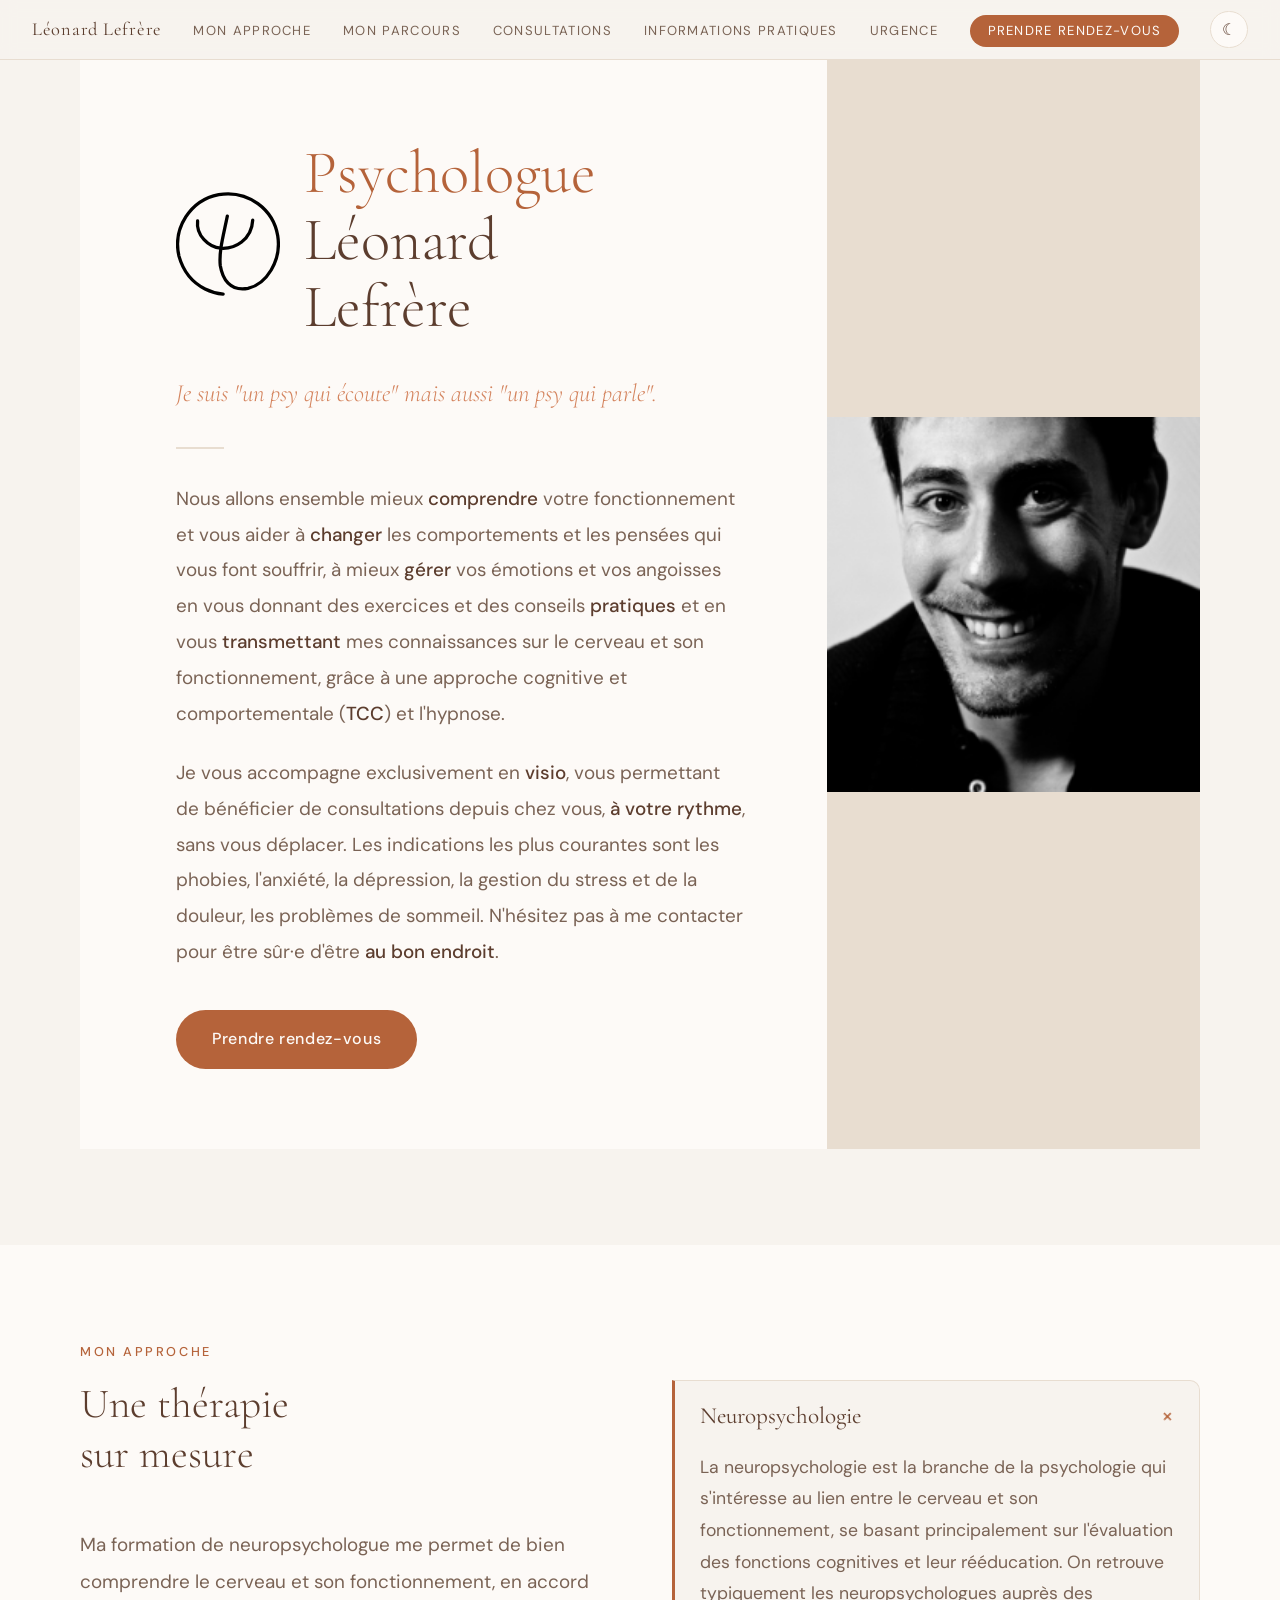
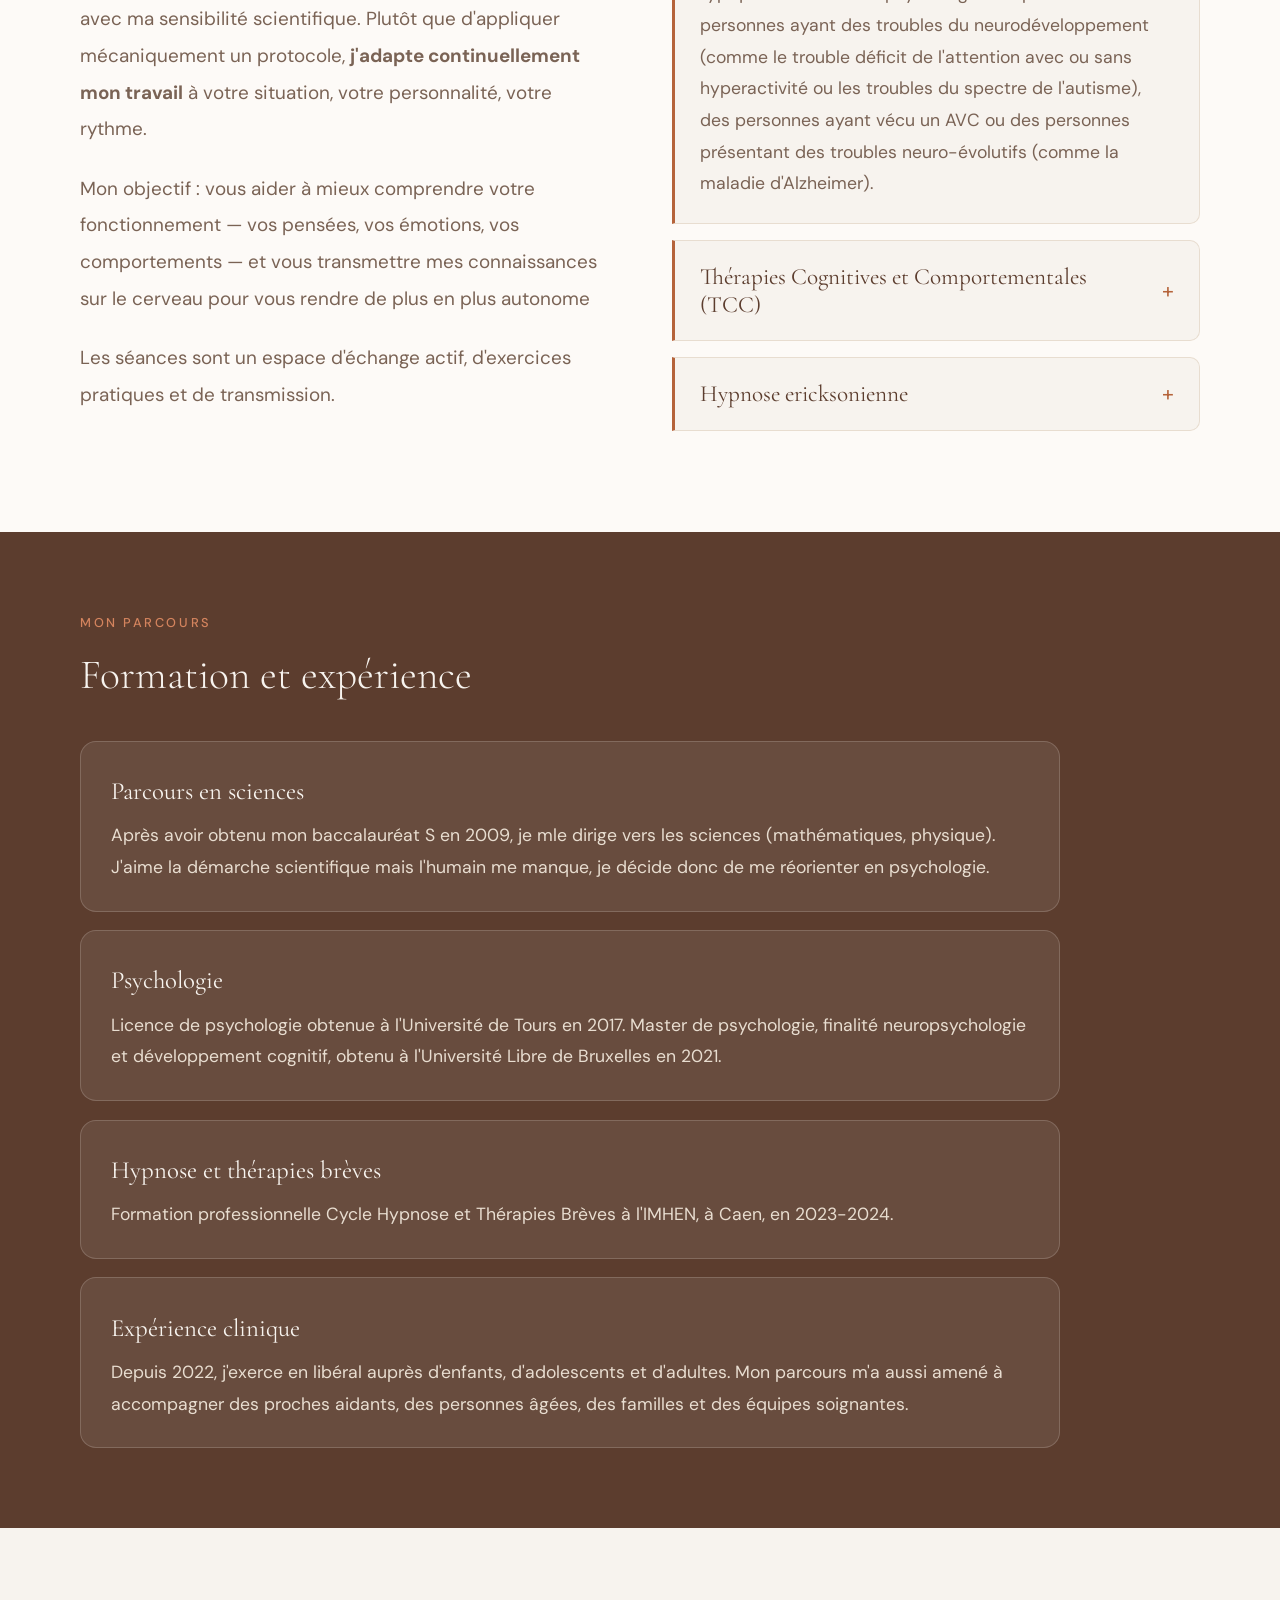
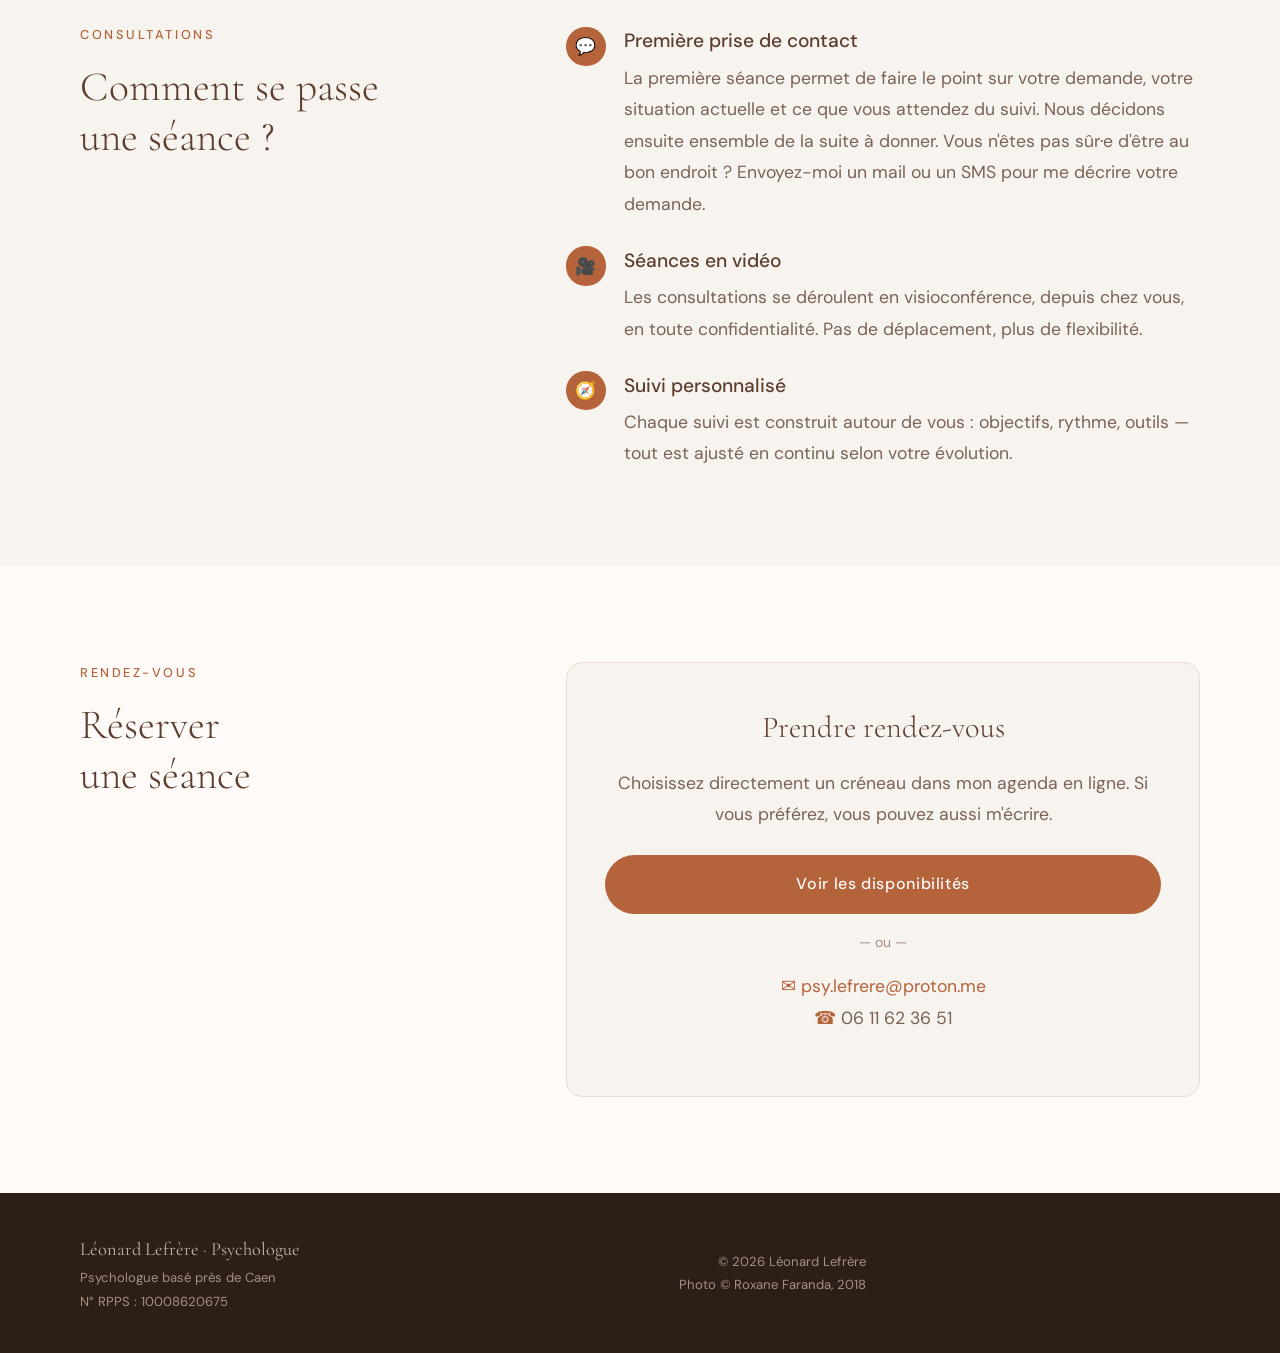
<file: index.html>
<!DOCTYPE html>
<html lang="fr">
<head>
  <meta charset="UTF-8">
  <meta name="viewport" content="width=device-width, initial-scale=1.0">
  <meta name="description" content="Site professionnel de Léonard Lefrère, psychologue. Présentation de l'approche thérapeutique, du parcours, des consultations et prise de rendez-vous en ligne.">
  <title>Léonard Lefrère — Psychologue</title>
  <link id="favicon" rel="icon" type="image/svg+xml" href="favicon.svg">
  <script>
    (function () {
      const savedTheme = localStorage.getItem('theme');
      const systemDark = window.matchMedia && window.matchMedia('(prefers-color-scheme: dark)').matches;
      const shouldUseDark = savedTheme === 'dark' || (!savedTheme && systemDark);
      document.documentElement.classList.toggle('theme-dark', shouldUseDark);
    })();
  </script>
  <link rel="stylesheet" href="style.css">
  <link rel="stylesheet" href="theme.css">
  <script src="content.js"></script>
</head>
<body>

<!-- NAVIGATION -->
<nav>
  <span class="nav-name"></span>
  <ul class="nav-links">
    <li><a href="#approche">Mon approche</a></li>
    <li><a href="#parcours">Mon parcours</a></li>
    <li><a href="#consultations">Consultations</a></li>
    <li><a href="tarifs.html">Informations pratiques</a></li>
    <li><a href="urgence.html">Urgence</a></li>
    <li><a href="#contact" class="nav-rdv">Prendre rendez-vous</a></li>
  </ul>
  <button class="theme-toggle" id="theme-toggle" type="button" aria-label="Changer le thème" title="Changer le thème">☾</button>
  <button class="nav-burger" aria-label="Menu" onclick="toggleMenu()">
    <span></span><span></span><span></span>
  </button>
</nav>

<!-- MENU MOBILE -->
<div class="nav-mobile" id="nav-mobile">
  <a href="#approche" onclick="closeMenu()">Mon approche</a>
  <a href="#parcours" onclick="closeMenu()">Mon parcours</a>
  <a href="#consultations" onclick="closeMenu()">Consultations</a>
  <a href="tarifs.html" onclick="closeMenu()">Informations pratiques</a>
  <a href="urgence.html" onclick="closeMenu()">Urgence</a>
  <a href="#contact" class="nav-rdv" onclick="closeMenu()">Prendre rendez-vous</a>
</div>

<!-- HERO -->
<section class="hero" id="accueil">
  <div class="hero-left">
    <div class="hero-heading">
      <img class="hero-logo" src="favicon.svg" alt="Logo du cabinet de Léonard Lefrère">
      <div class="hero-heading-text">
        <p class="hero-tag"></p>
        <h1 class="hero-name"></h1>
      </div>
    </div>
    <p class="hero-title"></p>
    <div class="hero-divider"></div>
    <p class="hero-intro"></p>
    <p class="hero-intro hero-publics"></p>
    <a class="btn-primary btn-rdv" target="_blank" rel="noopener noreferrer">Prendre rendez-vous</a>
  </div>
  <div class="hero-right">
    <div class="hero-shape"></div>
    <figure class="hero-photo-wrapper">
      <div class="hero-photo-placeholder" id="hero-photo">
        <span class="photo-hint">identite2.PNG</span>
      </div>
    </figure>
  </div>
</section>

<!-- APPROCHE -->
<section class="approche" id="approche">
  <p class="section-label">Mon approche</p>
  <div class="approche-grid">
    <div>
      <h2 class="section-title" id="approche-titre"></h2>
      <div class="approche-text" id="approche-texte"></div>
    </div>
    <div class="approche-cards" id="approche-methodes"></div>
  </div>
</section>

<!-- PARCOURS -->
<section class="parcours" id="parcours">
  <p class="section-label">Mon parcours</p>
  <h2 class="section-title" id="parcours-titre"></h2>
  <div class="parcours-cards" id="parcours-cartes"></div>
</section>

<!-- CONSULTATIONS : DÉROULEMENT -->
<section class="consultations consultations-deroulement" id="consultations">
  <div>
    <p class="section-label">Consultations</p>
    <h2 class="section-title">Comment se passe<br>une séance&nbsp;?</h2>
  </div>
  <div id="consultations-deroulement" class="consult-list"></div>
</section>

<!-- PRISE DE RENDEZ-VOUS -->
<section class="consultations consultations-pratiques" id="contact">
  <div>
    <p class="section-label">Rendez-vous</p>
    <h2 class="section-title">Réserver<br>une séance</h2>
  </div>
  <div class="rdv-box">
    <h3>Prendre rendez-vous</h3>
    <p>Choisissez directement un créneau dans mon agenda en ligne. Si vous préférez, vous pouvez aussi m'écrire.</p>
    <a class="btn-primary btn-rdv" id="rdv-btn" target="_blank" rel="noopener noreferrer">Voir les disponibilités</a>
    <p class="rdv-or">— ou —</p>
    <p class="rdv-contact" id="rdv-contact"></p>
  </div>
</section>

<!-- FOOTER -->
<footer>
  <div class="footer-identity" id="footer-identity"></div>
  <div class="footer-info" id="footer-info"></div>
</footer>

<script>
  const c = CONTENU;

  const themeToggle = document.getElementById('theme-toggle');

  function updateFavicon(useDark) {
    const favicon = document.getElementById('favicon');
    if (favicon) favicon.href = useDark ? 'favicon-dark.svg' : 'favicon.svg';
  }

  function applyTheme(theme) {
    const systemDark = window.matchMedia && window.matchMedia('(prefers-color-scheme: dark)').matches;
    const useDark = theme === 'dark' || (!theme && systemDark);
    document.documentElement.classList.toggle('theme-dark', useDark);
    updateFavicon(useDark);
    themeToggle.textContent = useDark ? '☀' : '☾';
    themeToggle.setAttribute('aria-label', useDark ? 'Passer au thème clair' : 'Passer au thème sombre');
    themeToggle.setAttribute('title', useDark ? 'Passer au thème clair' : 'Passer au thème sombre');
  }

  themeToggle.addEventListener('click', () => {
    const isDark = document.documentElement.classList.contains('theme-dark');
    const nextTheme = isDark ? 'light' : 'dark';
    localStorage.setItem('theme', nextTheme);
    applyTheme(nextTheme);
  });

  if (window.matchMedia) {
    window.matchMedia('(prefers-color-scheme: dark)').addEventListener('change', () => {
      if (!localStorage.getItem('theme')) applyTheme(null);
    });
  }

  applyTheme(localStorage.getItem('theme'));

  document.querySelector('.nav-name').textContent = `${c.prenom} ${c.nom}`;

  document.querySelector('.hero-tag').textContent = c.titre;
  document.querySelector('.hero-name').innerHTML = `${c.prenom}<br>${c.nom}`;
  document.querySelector('.hero-title').textContent = c.accroche;
  document.querySelector('.hero-intro').innerHTML = c.hero.intro;
  document.querySelector('.hero-publics').innerHTML = c.hero.publics;

  document.querySelectorAll('.btn-rdv, .nav-rdv').forEach(link => {
    link.href = c.calcom;
    link.target = '_blank';
    link.rel = 'noopener noreferrer';
  });

  if (c.photo) {
    const photoEl = document.getElementById('hero-photo');
    photoEl.innerHTML = `<img src="${c.photo}" alt="Photo de ${c.prenom} ${c.nom}">`;
  }

  document.getElementById('approche-titre').innerHTML =
    c.approche.titre.replace('\n', '<br>');

  document.getElementById('approche-texte').innerHTML =
    c.approche.paragraphes.map(p => `<p>${p}</p>`).join('');

  document.getElementById('approche-methodes').innerHTML =
    c.approche.methodes.map((m, index) => `
      <div class="card-methode${index === 0 ? ' open' : ''}">
        <button class="card-methode-toggle" type="button" aria-expanded="${index === 0 ? 'true' : 'false'}" onclick="toggleApprocheCard(this)">
          <span>${m.titre}</span>
          <span class="card-methode-symbol" aria-hidden="true">+</span>
        </button>
        <p>${m.texte}</p>
      </div>
    `).join('');

  document.getElementById('parcours-titre').innerHTML =
    c.parcours.titre.replace('\n', '<br>');

  document.getElementById('parcours-cartes').innerHTML =
    c.parcours.cartes.map(carte => `
      <div class="parcours-card">
        <h3>${carte.titre}</h3>
        <p>${carte.texte}</p>
      </div>
    `).join('');

  function afficherConsultations(id, items) {
    document.getElementById(id).innerHTML =
      items.map(item => `
        <div class="consult-item">
          <div class="consult-icon" aria-hidden="true">${item.icone}</div>
          <div class="consult-item-text">
            <h4>${item.titre}</h4>
            <p>${item.texte}</p>
          </div>
        </div>
      `).join('');
  }

  afficherConsultations('consultations-deroulement', c.consultations.deroulement);

  document.getElementById('rdv-contact').innerHTML =
    `<span class="contact-line"><span class="contact-icon" aria-hidden="true">✉</span> <a href="mailto:${c.email}">${c.email}</a></span><br><span class="contact-line"><span class="contact-icon" aria-hidden="true">☎</span> ${c.sms}</span>`;

  document.getElementById('footer-identity').innerHTML =
    `<span class="footer-name">${c.prenom} ${c.nom} · ${c.titre}</span><br>${c.localisation}<br>N° RPPS : ${c.numeroRPPS}`;
  document.getElementById('footer-info').innerHTML =
    `© ${new Date().getFullYear()} ${c.prenom} ${c.nom}<br>${c.creditPhoto}`;

  function toggleApprocheCard(button) {
    const selectedCard = button.closest('.card-methode');
    const isAlreadyOpen = selectedCard.classList.contains('open');

    document.querySelectorAll('.card-methode').forEach(card => {
      card.classList.remove('open');
      const toggle = card.querySelector('.card-methode-toggle');
      if (toggle) toggle.setAttribute('aria-expanded', 'false');
    });

    if (!isAlreadyOpen) {
      selectedCard.classList.add('open');
      button.setAttribute('aria-expanded', 'true');
    }
  }

  function toggleMenu() {
    document.getElementById('nav-mobile').classList.toggle('open');
  }
  function closeMenu() {
    document.getElementById('nav-mobile').classList.remove('open');
  }
</script>

</body>
</html>
</file>
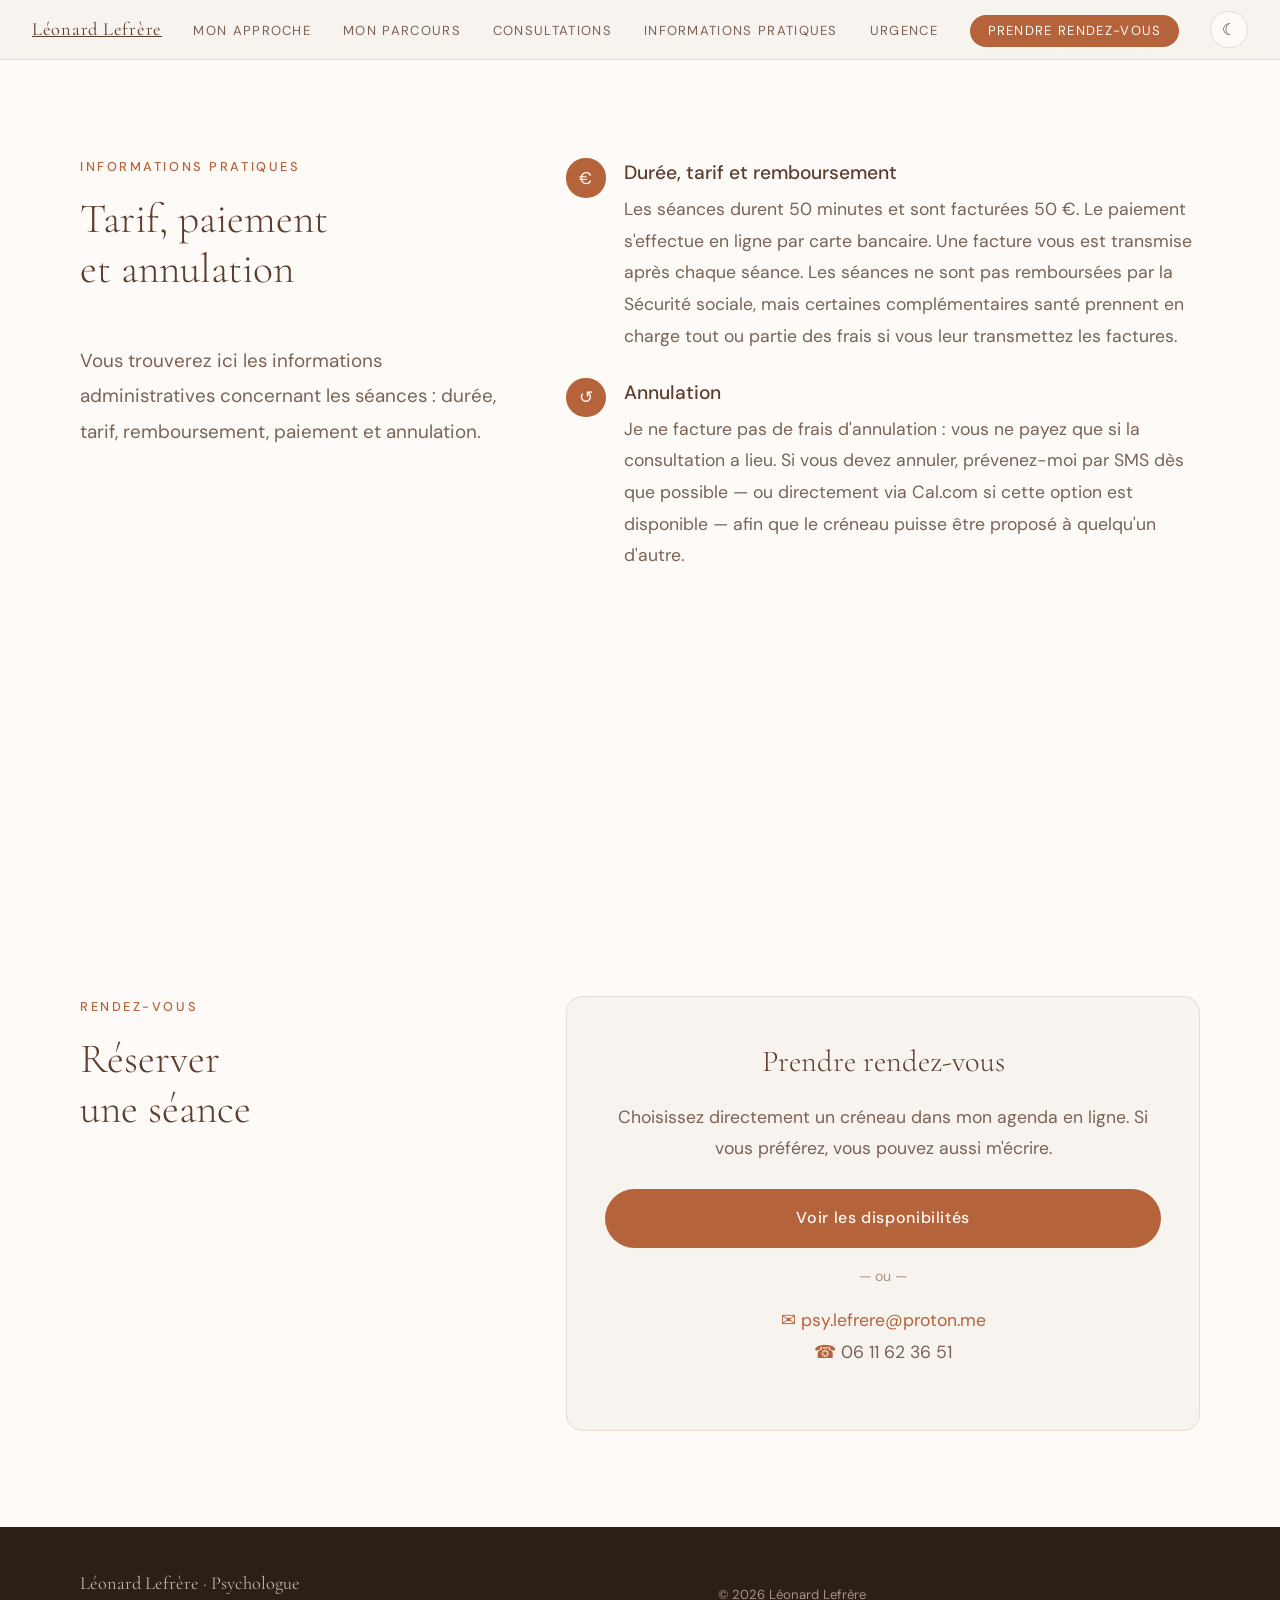
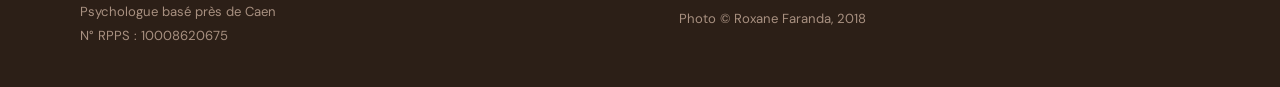
<file: tarifs.html>
<!DOCTYPE html>
<html lang="fr">
<head>
  <meta charset="UTF-8">
  <meta name="viewport" content="width=device-width, initial-scale=1.0">
  <meta name="description" content="Informations pratiques : tarif, paiement, remboursement et annulation des séances avec Léonard Lefrère, psychologue.">
  <title>Informations pratiques — Léonard Lefrère</title>
  <link id="favicon" rel="icon" type="image/svg+xml" href="favicon.svg">
  <script>
    (function () {
      const savedTheme = localStorage.getItem('theme');
      const systemDark = window.matchMedia && window.matchMedia('(prefers-color-scheme: dark)').matches;
      const shouldUseDark = savedTheme === 'dark' || (!savedTheme && systemDark);
      document.documentElement.classList.toggle('theme-dark', shouldUseDark);
    })();
  </script>
  <link rel="stylesheet" href="style.css">
  <link rel="stylesheet" href="theme.css">
  <script src="content.js"></script>
</head>
<body class="pratique-page">

<nav>
  <a class="nav-name" href="index.html">Léonard Lefrère</a>
  <ul class="nav-links">
    <li><a href="index.html#approche">Mon approche</a></li>
    <li><a href="index.html#parcours">Mon parcours</a></li>
    <li><a href="index.html#consultations">Consultations</a></li>
    <li><a href="tarifs.html">Informations pratiques</a></li>
    <li><a href="urgence.html">Urgence</a></li>
    <li><a href="index.html#contact" class="nav-rdv">Prendre rendez-vous</a></li>
  </ul>
  <button class="theme-toggle" id="theme-toggle" type="button" aria-label="Changer le thème" title="Changer le thème">☾</button>
  <button class="nav-burger" aria-label="Menu" onclick="toggleMenu()">
    <span></span><span></span><span></span>
  </button>
</nav>

<div class="nav-mobile" id="nav-mobile">
  <a href="index.html#approche" onclick="closeMenu()">Mon approche</a>
  <a href="index.html#parcours" onclick="closeMenu()">Mon parcours</a>
  <a href="index.html#consultations" onclick="closeMenu()">Consultations</a>
  <a href="tarifs.html" onclick="closeMenu()">Informations pratiques</a>
  <a href="urgence.html" onclick="closeMenu()">Urgence</a>
  <a href="index.html#contact" class="nav-rdv" onclick="closeMenu()">Prendre rendez-vous</a>
</div>

<main>
  <section class="pratique-section">
    <div>
      <p class="section-label">Informations pratiques</p>
      <h1 class="section-title">Tarif, paiement<br>et annulation</h1>
      <p class="pratique-intro">
        Vous trouverez ici les informations administratives concernant les séances : durée,
        tarif, remboursement, paiement et annulation.
      </p>
    </div>

    <div id="pratique-liste" class="consult-list"></div>
  </section>

  <section class="consultations consultations-pratiques" id="contact">
    <div>
      <p class="section-label">Rendez-vous</p>
      <h2 class="section-title">Réserver<br>une séance</h2>
    </div>
    <div class="rdv-box">
      <h3>Prendre rendez-vous</h3>
      <p>Choisissez directement un créneau dans mon agenda en ligne. Si vous préférez, vous pouvez aussi m'écrire.</p>
      <a class="btn-primary btn-rdv" id="rdv-btn" target="_blank" rel="noopener noreferrer">Voir les disponibilités</a>
      <p class="rdv-or">— ou —</p>
      <p class="rdv-contact" id="rdv-contact"></p>
    </div>
  </section>
</main>

<footer>
  <div class="footer-identity" id="footer-identity"></div>
  <div class="footer-info" id="footer-info"></div>
</footer>

<script>
  const c = CONTENU;
  const themeToggle = document.getElementById('theme-toggle');

  function updateFavicon(useDark) {
    const favicon = document.getElementById('favicon');
    if (favicon) favicon.href = useDark ? 'favicon-dark.svg' : 'favicon.svg';
  }

  function applyTheme(theme) {
    const systemDark = window.matchMedia && window.matchMedia('(prefers-color-scheme: dark)').matches;
    const useDark = theme === 'dark' || (!theme && systemDark);
    document.documentElement.classList.toggle('theme-dark', useDark);
    updateFavicon(useDark);
    themeToggle.textContent = useDark ? '☀' : '☾';
    themeToggle.setAttribute('aria-label', useDark ? 'Passer au thème clair' : 'Passer au thème sombre');
    themeToggle.setAttribute('title', useDark ? 'Passer au thème clair' : 'Passer au thème sombre');
  }

  themeToggle.addEventListener('click', () => {
    const isDark = document.documentElement.classList.contains('theme-dark');
    const nextTheme = isDark ? 'light' : 'dark';
    localStorage.setItem('theme', nextTheme);
    applyTheme(nextTheme);
  });

  if (window.matchMedia) {
    window.matchMedia('(prefers-color-scheme: dark)').addEventListener('change', () => {
      if (!localStorage.getItem('theme')) applyTheme(null);
    });
  }

  applyTheme(localStorage.getItem('theme'));

  document.querySelectorAll('.btn-rdv, .nav-rdv').forEach(link => {
    link.href = c.calcom;
    link.target = '_blank';
    link.rel = 'noopener noreferrer';
  });

  document.getElementById('pratique-liste').innerHTML =
    c.consultations.administratif.map(item => `
      <div class="consult-item">
        <div class="consult-icon" aria-hidden="true">${item.icone}</div>
        <div class="consult-item-text">
          <h4>${item.titre}</h4>
          <p>${item.texte}</p>
        </div>
      </div>
    `).join('');

  document.getElementById('rdv-contact').innerHTML =
    `<span class="contact-line"><span class="contact-icon" aria-hidden="true">✉</span> <a href="mailto:${c.email}">${c.email}</a></span><br><span class="contact-line"><span class="contact-icon" aria-hidden="true">☎</span> ${c.sms}</span>`;

  document.getElementById('footer-identity').innerHTML =
    `<span class="footer-name">${c.prenom} ${c.nom} · ${c.titre}</span><br>${c.localisation}<br>N° RPPS : ${c.numeroRPPS}`;
  document.getElementById('footer-info').innerHTML =
    `© ${new Date().getFullYear()} ${c.prenom} ${c.nom}<br>${c.creditPhoto}`;

  function toggleMenu() {
    document.getElementById('nav-mobile').classList.toggle('open');
  }
  function closeMenu() {
    document.getElementById('nav-mobile').classList.remove('open');
  }
</script>

</body>
</html>
</file>
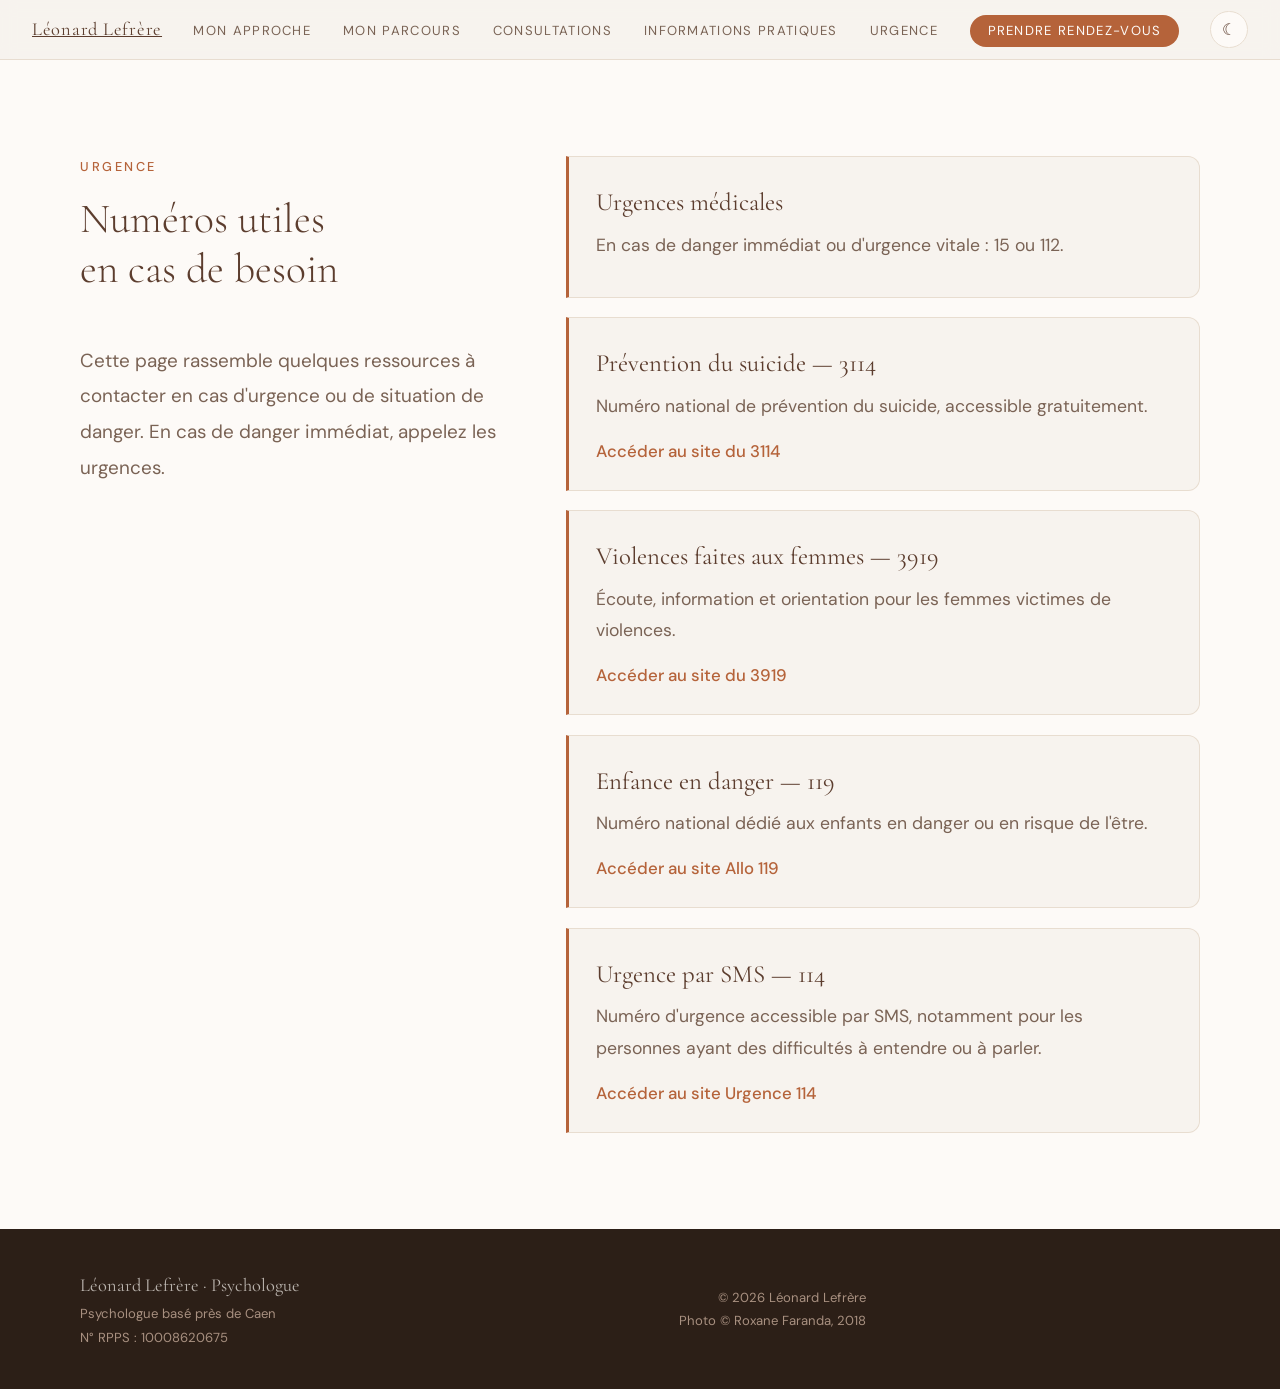
<file: urgence.html>
<!DOCTYPE html>
<html lang="fr">
<head>
  <meta charset="UTF-8">
  <meta name="viewport" content="width=device-width, initial-scale=1.0">
  <meta name="description" content="Numéros utiles en cas d'urgence ou de situation de danger.">
  <title>Urgence — Léonard Lefrère</title>
  <link id="favicon" rel="icon" type="image/svg+xml" href="favicon.svg">
  <script>
    (function () {
      const savedTheme = localStorage.getItem('theme');
      const systemDark = window.matchMedia && window.matchMedia('(prefers-color-scheme: dark)').matches;
      const shouldUseDark = savedTheme === 'dark' || (!savedTheme && systemDark);
      document.documentElement.classList.toggle('theme-dark', shouldUseDark);
    })();
  </script>
  <link rel="stylesheet" href="style.css">
  <link rel="stylesheet" href="theme.css">
</head>
<body class="urgence-page">

<nav>
  <a class="nav-name" href="index.html">Léonard Lefrère</a>
  <ul class="nav-links">
    <li><a href="index.html#approche">Mon approche</a></li>
    <li><a href="index.html#parcours">Mon parcours</a></li>
    <li><a href="index.html#consultations">Consultations</a></li>
    <li><a href="tarifs.html">Informations pratiques</a></li>
    <li><a href="urgence.html">Urgence</a></li>
    <li><a href="index.html#contact" class="nav-rdv">Prendre rendez-vous</a></li>
  </ul>
  <button class="theme-toggle" id="theme-toggle" type="button" aria-label="Changer le thème" title="Changer le thème">☾</button>
  <button class="nav-burger" aria-label="Menu" onclick="toggleMenu()">
    <span></span><span></span><span></span>
  </button>
</nav>

<div class="nav-mobile" id="nav-mobile">
  <a href="index.html#approche" onclick="closeMenu()">Mon approche</a>
  <a href="index.html#parcours" onclick="closeMenu()">Mon parcours</a>
  <a href="index.html#consultations" onclick="closeMenu()">Consultations</a>
  <a href="tarifs.html" onclick="closeMenu()">Informations pratiques</a>
  <a href="urgence.html" onclick="closeMenu()">Urgence</a>
  <a href="index.html#contact" class="nav-rdv" onclick="closeMenu()">Prendre rendez-vous</a>
</div>

<main>
  <section class="urgence-section">
    <div>
      <p class="section-label">Urgence</p>
      <h1 class="section-title">Numéros utiles<br>en cas de besoin</h1>
      <p class="urgence-intro">
        Cette page rassemble quelques ressources à contacter en cas d'urgence ou de situation de danger.
        En cas de danger immédiat, appelez les urgences.
      </p>
    </div>

    <div class="urgence-list">
      <article class="urgence-card">
        <h3>Urgences médicales</h3>
        <p>En cas de danger immédiat ou d'urgence vitale : 15 ou 112.</p>
      </article>

      <article class="urgence-card">
        <h3>Prévention du suicide — 3114</h3>
        <p>Numéro national de prévention du suicide, accessible gratuitement.</p>
        <a href="https://3114.fr/" target="_blank" rel="noopener noreferrer">Accéder au site du 3114</a>
      </article>

      <article class="urgence-card">
        <h3>Violences faites aux femmes — 3919</h3>
        <p>Écoute, information et orientation pour les femmes victimes de violences.</p>
        <a href="https://solidaritefemmes.org/appeler-le-3919/" target="_blank" rel="noopener noreferrer">Accéder au site du 3919</a>
      </article>

      <article class="urgence-card">
        <h3>Enfance en danger — 119</h3>
        <p>Numéro national dédié aux enfants en danger ou en risque de l'être.</p>
        <a href="https://www.allo119.gouv.fr/" target="_blank" rel="noopener noreferrer">Accéder au site Allo 119</a>
      </article>

      <article class="urgence-card">
        <h3>Urgence par SMS — 114</h3>
        <p>Numéro d'urgence accessible par SMS, notamment pour les personnes ayant des difficultés à entendre ou à parler.</p>
        <a href="https://info.urgence114.fr/prehome/" target="_blank" rel="noopener noreferrer">Accéder au site Urgence 114</a>
      </article>
    </div>
  </section>
</main>

<footer>
  <div class="footer-identity">
    <span class="footer-name">Léonard Lefrère · Psychologue</span><br>
    Psychologue basé près de Caen<br>
    N° RPPS : 10008620675
  </div>
  <div class="footer-info">
    © <span id="current-year"></span> Léonard Lefrère<br>
    Photo © Roxane Faranda, 2018
  </div>
</footer>

<script>
  const themeToggle = document.getElementById('theme-toggle');

  function updateFavicon(useDark) {
    const favicon = document.getElementById('favicon');
    if (favicon) favicon.href = useDark ? 'favicon-dark.svg' : 'favicon.svg';
  }

  function applyTheme(theme) {
    const systemDark = window.matchMedia && window.matchMedia('(prefers-color-scheme: dark)').matches;
    const useDark = theme === 'dark' || (!theme && systemDark);
    document.documentElement.classList.toggle('theme-dark', useDark);
    updateFavicon(useDark);
    themeToggle.textContent = useDark ? '☀' : '☾';
    themeToggle.setAttribute('aria-label', useDark ? 'Passer au thème clair' : 'Passer au thème sombre');
    themeToggle.setAttribute('title', useDark ? 'Passer au thème clair' : 'Passer au thème sombre');
  }

  themeToggle.addEventListener('click', () => {
    const isDark = document.documentElement.classList.contains('theme-dark');
    const nextTheme = isDark ? 'light' : 'dark';
    localStorage.setItem('theme', nextTheme);
    applyTheme(nextTheme);
  });

  if (window.matchMedia) {
    window.matchMedia('(prefers-color-scheme: dark)').addEventListener('change', () => {
      if (!localStorage.getItem('theme')) applyTheme(null);
    });
  }

  applyTheme(localStorage.getItem('theme'));
  document.getElementById('current-year').textContent = new Date().getFullYear();

  function toggleMenu() {
    document.getElementById('nav-mobile').classList.toggle('open');
  }
  function closeMenu() {
    document.getElementById('nav-mobile').classList.remove('open');
  }
</script>

</body>
</html>
</file>
<file: style.css>
/**
 * ============================================================
 *  THÈME DU SITE — modifiez ce fichier pour changer les couleurs et polices
 * ============================================================
 */

/* --- Polices Google Fonts --- */
@import url('https://fonts.googleapis.com/css2?family=Cormorant+Garamond:ital,wght@0,300;0,400;0,600;1,300;1,400&family=DM+Sans:wght@300;400;500&display=swap');

/* --- Variables de couleur --- */
:root {
  --cream:            #F7F3EE;
  --sand:             #E8DDD0;
  --terracotta:       #B5633A;
  --terracotta-light: #D4845E;
  --terracotta-dark:  #8A4526;
  --brown-warm:       #5C3D2E;
  --text-main:        #2C1F17;
  --text-muted:       #7A6355;
  --text-light:       #A89080;
  --white:            #FDFAF7;
}

/* ============================================================
   BASE
   ============================================================ */

*, *::before, *::after { box-sizing: border-box; margin: 0; padding: 0; }

html { scroll-behavior: smooth; }

body {
  font-family: 'DM Sans', sans-serif;
  background-color: var(--cream);
  color: var(--text-main);
  font-size: 18px;
  line-height: 1.78;
}

/* ============================================================
   NAVIGATION
   ============================================================ */

nav {
  position: fixed;
  top: 0; left: 0; right: 0;
  z-index: 100;
  background: rgba(247, 243, 238, 0.92);
  backdrop-filter: blur(8px);
  border-bottom: 1px solid var(--sand);
  padding: 0 2rem;
  height: 60px;
  display: flex;
  align-items: center;
  justify-content: space-between;
}

.nav-name {
  font-family: 'Cormorant Garamond', serif;
  font-size: 1.15rem;
  font-weight: 400;
  letter-spacing: 0.04em;
  color: var(--brown-warm);
}

.nav-links {
  display: flex;
  gap: 2rem;
  list-style: none;
}

.nav-links a {
  font-size: 0.82rem;
  letter-spacing: 0.1em;
  text-transform: uppercase;
  color: var(--text-muted);
  text-decoration: none;
  font-weight: 400;
  transition: color 0.2s;
}

.nav-links a:hover { color: var(--terracotta); }

.nav-rdv {
  background: var(--terracotta);
  color: var(--white) !important;
  padding: 0.45rem 1.1rem;
  border-radius: 2rem;
  transition: background 0.2s !important;
}

.nav-rdv:hover {
  background: var(--terracotta-dark) !important;
  color: var(--white) !important;
}

.nav-burger {
  display: none;
  flex-direction: column;
  gap: 5px;
  cursor: pointer;
  padding: 4px;
  background: none;
  border: none;
}

.nav-burger span {
  display: block;
  width: 22px;
  height: 1.5px;
  background: var(--brown-warm);
  transition: all 0.25s;
}

.nav-mobile {
  display: none;
  position: fixed;
  top: 60px; left: 0; right: 0;
  background: var(--white);
  border-bottom: 1px solid var(--sand);
  padding: 1.5rem 2rem;
  flex-direction: column;
  gap: 1.2rem;
  z-index: 99;
}

.nav-mobile.open { display: flex; }

.nav-mobile a {
  font-size: 0.95rem;
  letter-spacing: 0.08em;
  text-transform: uppercase;
  color: var(--text-muted);
  text-decoration: none;
}

.nav-mobile .nav-rdv {
  text-align: center;
  padding: 0.7rem 1rem;
  margin-top: 0.5rem;
}

/* ============================================================
   HERO
   ============================================================ */

.hero {
  min-height: 100vh;
  display: grid;
  grid-template-columns: 2fr 1fr;
  padding-top: 60px;
}

.hero-left {
  display: flex;
  flex-direction: column;
  justify-content: center;
  padding: 5rem 5rem 5rem 6rem;
  background: var(--white);
}

.hero-heading {
  display: flex;
  align-items: center;
  gap: 1.5rem;
  margin-bottom: 1.5rem;
}

.hero-logo {
  width: 6.5rem;
  height: 6.5rem;
  object-fit: contain;
  flex-shrink: 0;
}

.hero-heading-text { min-width: 0; }

.hero-tag {
  font-family: 'Cormorant Garamond', serif;
  font-size: 3.8rem;
  font-weight: 300;
  line-height: 1.1;
  color: var(--terracotta);
}

.hero-name {
  font-family: 'Cormorant Garamond', serif;
  font-size: 3.8rem;
  font-weight: 300;
  line-height: 1.1;
  color: var(--brown-warm);
  margin-bottom: 0.4rem;
}

.hero-title {
  font-family: 'Cormorant Garamond', serif;
  font-size: 1.55rem;
  font-style: italic;
  font-weight: 300;
  color: var(--terracotta-light);
  margin-bottom: 2rem;
}

.hero-divider {
  width: 48px;
  height: 1.5px;
  background: var(--sand);
  margin-bottom: 2rem;
}

.hero-intro {
  font-size: 1.18rem;
  color: var(--text-muted);
  line-height: 1.9;
  max-width: 620px;
  margin-bottom: 1.45rem;
}

.hero-publics { margin-bottom: 2.5rem; }
.hero-intro strong { color: var(--brown-warm); font-weight: 500; }

.hero-right {
  background: var(--sand);
  position: relative;
  overflow: hidden;
  display: flex;
  align-items: flex-end;
  justify-content: center;
}

.hero-shape {
  display: none;
}

.hero-photo-wrapper {
  position: absolute;
  z-index: 1;
  top: 8%;
  left: 8%;
  width: 84%;
  height: 84%;
  max-width: none;
  margin: 0;
}

.hero-photo-placeholder {
  width: 100%;
  height: 100%;
  background: linear-gradient(170deg, var(--sand) 0%, #D4C4B5 100%);
  border-radius: 60% 40% 55% 45% / 50% 60% 40% 50%;
  display: flex;
  align-items: center;
  justify-content: center;
  overflow: hidden;
}

.hero-photo-placeholder img {
  width: 100%;
  height: 100%;
  object-fit: cover;
  object-position: center center;
}

.photo-hint {
  font-size: 0.75rem;
  color: var(--text-muted);
  opacity: 0.6;
  text-align: center;
  padding: 0 1.5rem;
}

/* ============================================================
   BOUTON PRINCIPAL
   ============================================================ */

.btn-primary {
  display: inline-block;
  background: var(--terracotta);
  color: var(--white);
  text-decoration: none;
  padding: 0.95rem 2.25rem;
  border-radius: 2rem;
  font-size: 1rem;
  font-weight: 500;
  letter-spacing: 0.04em;
  transition: background 0.2s, transform 0.15s;
  cursor: pointer;
  border: none;
  width: fit-content;
}

.btn-primary:hover {
  background: var(--terracotta-dark);
  transform: translateY(-1px);
}

/* ============================================================
   SECTIONS COMMUNES
   ============================================================ */

section { padding: 6rem 5rem; }

.section-label {
  font-size: 0.8rem;
  letter-spacing: 0.2em;
  text-transform: uppercase;
  color: var(--terracotta);
  font-weight: 500;
  margin-bottom: 1rem;
}

.section-title {
  font-family: 'Cormorant Garamond', serif;
  font-size: 2.6rem;
  font-weight: 300;
  color: var(--brown-warm);
  line-height: 1.2;
  margin-bottom: 3rem;
}

/* ============================================================
   SECTION APPROCHE
   ============================================================ */

.approche { background: var(--white); }

.approche-grid {
  display: grid;
  grid-template-columns: 1fr 1fr;
  gap: 4rem;
  align-items: start;
}

.approche-text {
  font-size: 1.18rem;
  color: var(--text-muted);
  line-height: 1.95;
}

.approche-text p { margin-bottom: 1.4rem; }

.approche-cards {
  display: flex;
  flex-direction: column;
  gap: 1rem;
}

.card-methode {
  background: var(--cream);
  border: 1px solid var(--sand);
  border-left: 3px solid var(--terracotta);
  border-radius: 0 10px 10px 0;
  overflow: hidden;
}

.card-methode-toggle {
  width: 100%;
  padding: 1.35rem 1.55rem;
  background: transparent;
  border: none;
  color: var(--brown-warm);
  cursor: pointer;
  display: flex;
  align-items: center;
  justify-content: space-between;
  gap: 1rem;
  text-align: left;
  font-family: 'Cormorant Garamond', serif;
  font-size: 1.45rem;
  font-weight: 400;
}

.card-methode-symbol {
  font-family: 'DM Sans', sans-serif;
  font-size: 1.35rem;
  color: var(--terracotta);
  transition: transform 0.2s;
}

.card-methode p {
  display: none;
  padding: 0 1.55rem 1.45rem;
  font-size: 1.1rem;
  color: var(--text-muted);
  line-height: 1.8;
}

.card-methode.open p {
  display: block;
}

.card-methode.open .card-methode-symbol {
  transform: rotate(45deg);
}

/* ============================================================
   SECTION PARCOURS
   ============================================================ */

.parcours {
  background: var(--brown-warm);
  padding: 5rem;
}

.parcours .section-label { color: var(--terracotta-light); }

.parcours .section-title {
  color: var(--cream);
  margin-bottom: 2.5rem;
}

.parcours-cards {
  display: grid;
  grid-template-columns: 1fr;
  gap: 1.15rem;
  max-width: 980px;
}

.parcours-card {
  background: rgba(253, 250, 247, 0.08);
  border: 1px solid rgba(247, 243, 238, 0.18);
  border-radius: 16px;
  padding: 1.7rem 1.9rem;
}

.parcours-card h3 {
  font-family: 'Cormorant Garamond', serif;
  font-size: 1.55rem;
  font-weight: 400;
  color: var(--cream);
  margin-bottom: 0.45rem;
}

.parcours-card p {
  font-size: 1.1rem;
  color: var(--sand);
  line-height: 1.8;
}

/* ============================================================
   SECTION CONSULTATIONS
   ============================================================ */

.consultations {
  display: grid;
  grid-template-columns: minmax(260px, 0.8fr) minmax(0, 1.2fr);
  gap: 4rem;
  align-items: start;
}

.consultations-deroulement { background: var(--cream); }
.consultations-pratiques { background: var(--white); }

.consult-list {
  display: flex;
  flex-direction: column;
  gap: 1.45rem;
}

.consult-item {
  display: flex;
  gap: 1.15rem;
  align-items: flex-start;
}

.consult-icon {
  width: 2.45rem;
  height: 2.45rem;
  border-radius: 50%;
  background: var(--terracotta);
  color: var(--white);
  display: flex;
  align-items: center;
  justify-content: center;
  flex-shrink: 0;
  font-size: 1.05rem;
  line-height: 1;
  margin-top: 0.15rem;
}

.consult-item-text h4 {
  font-weight: 500;
  color: var(--brown-warm);
  margin-bottom: 0.25rem;
  font-size: 1.2rem;
}

.consult-item-text p {
  font-size: 1.1rem;
  color: var(--text-muted);
  line-height: 1.8;
}

.rdv-box {
  background: var(--cream);
  border: 1px solid var(--sand);
  border-radius: 16px;
  padding: 2.35rem;
  text-align: center;
}

.rdv-box h3 {
  font-family: 'Cormorant Garamond', serif;
  font-size: 1.9rem;
  font-weight: 300;
  color: var(--brown-warm);
  margin-bottom: 0.8rem;
}

.rdv-box p {
  font-size: 1.1rem;
  color: var(--text-muted);
  margin-bottom: 1.5rem;
  line-height: 1.8;
}

.rdv-box .btn-primary { width: 100%; text-align: center; }

.rdv-or {
  font-size: 0.88rem !important;
  color: var(--text-light) !important;
  margin: 1rem 0 !important;
}

.rdv-contact { font-size: 1.1rem !important; color: var(--text-muted); }
.rdv-contact a { color: var(--terracotta); text-decoration: none; }
.contact-icon { color: var(--terracotta); font-weight: 500; }

/* ============================================================
   FOOTER
   ============================================================ */

footer {
  background: var(--text-main);
  padding: 2.5rem 5rem;
  display: grid;
  grid-template-columns: 1fr 1.5fr 1fr;
  align-items: center;
  gap: 2rem;
}

.footer-identity {
  font-size: 0.82rem;
  color: var(--text-light);
  line-height: 1.8;
}

.footer-name {
  font-family: 'Cormorant Garamond', serif;
  font-size: 1.15rem;
  color: var(--cream);
  opacity: 0.7;
}

.footer-emergency {
  display: block;
  font-size: 0.8rem;
  color: var(--sand);
  text-align: center;
  line-height: 1.75;
}

.footer-emergency a,
.footer-emergency a:visited,
.footer-emergency a:active {
  color: inherit !important;
  text-decoration: underline;
  text-underline-offset: 3px;
  transition: opacity 0.2s;
}

.footer-emergency a:hover {
  color: inherit !important;
  opacity: 0.78;
}

.footer-info {
  font-size: 0.82rem;
  color: var(--text-light);
  text-align: right;
  line-height: 1.8;
}

/* ============================================================
   ANIMATIONS
   ============================================================ */

@keyframes fadeUp {
  from { opacity: 0; transform: translateY(24px); }
  to   { opacity: 1; transform: translateY(0); }
}

.hero-heading { animation: fadeUp 0.6s ease both 0.1s; }
.hero-title   { animation: fadeUp 0.6s ease both 0.3s; }
.hero-divider { animation: fadeUp 0.6s ease both 0.35s; }
.hero-intro   { animation: fadeUp 0.6s ease both 0.4s; }
.btn-primary  { animation: fadeUp 0.6s ease both 0.5s; }

/* ============================================================
   RESPONSIVE — TABLETTE (≤ 900px)
   ============================================================ */

@media (max-width: 900px) {
  body { font-size: 16px; }
  section { padding: 4rem 2.5rem; }

  .hero {
    grid-template-columns: 1fr;
    min-height: auto;
  }

  .hero-left {
    padding: 4rem 2.5rem 3rem;
    order: 2;
  }

  .hero-right {
    order: 1;
    min-height: 280px;
    align-items: center;
  }

  .hero-photo-wrapper {
    position: relative;
    top: auto;
    left: auto;
    height: auto;
    width: 55%;
    max-width: 220px;
    margin-top: 1.5rem;
    margin-bottom: 1.5rem;
  }

  .hero-photo-placeholder {
    aspect-ratio: 3/4;
    height: auto;
    border-radius: 48% 52% 30% 70% / 60% 40% 60% 40%;
  }

  .hero-photo-placeholder img {
    width: 100%;
    height: 100%;
  }

  .hero-logo { width: 5.5rem; height: 5.5rem; }

  .hero-name,
  .hero-tag { font-size: 3rem; }

  .approche-grid { grid-template-columns: 1fr; gap: 2.5rem; }

  .parcours { padding: 4rem 2.5rem; }
  .parcours-cards { grid-template-columns: 1fr; max-width: none; }

  .consultations { grid-template-columns: 1fr; gap: 2.5rem; }

  footer {
    grid-template-columns: 1fr;
    padding: 2rem 2.5rem;
    text-align: left;
    gap: 1rem;
  }

  .footer-emergency {
    order: 3;
    width: 100%;
    text-align: left;
    color: var(--sand);
    border-top: 1px solid rgba(247, 243, 238, 0.16);
    padding-top: 1rem;
    margin-top: 0.25rem;
  }

  .footer-info { text-align: left; }

  .nav-links { display: none; }
  .nav-burger { display: flex; }
}

/* ============================================================
   RESPONSIVE — MOBILE (≤ 480px)
   ============================================================ */

@media (max-width: 480px) {
  section { padding: 3.5rem 1.5rem; }

  nav { padding: 0 1.5rem; }

  .hero-left { padding: 3rem 1.5rem 2.5rem; }

  .hero-heading {
    align-items: flex-start;
    gap: 1rem;
  }

  .hero-logo { width: 4rem; height: 4rem; }

  .hero-name,
  .hero-tag { font-size: 2.45rem; }
  .hero-title { font-size: 1.25rem; }
  .section-title { font-size: 2.1rem; }

  .hero-intro,
  .approche-text,
  .consult-item-text p,
  .rdv-box p,
  .rdv-contact { font-size: 1.05rem !important; }

  .card-methode-toggle { font-size: 1.3rem; }
  .card-methode p,
  .parcours-card p { font-size: 1.05rem; }

  .hero-right { min-height: 240px; }
  .hero-photo-wrapper { width: 60%; max-width: 180px; }

  .parcours { padding: 3.5rem 1.5rem; }
  .parcours-cards { grid-template-columns: 1fr; }

  .consult-icon {
    width: 2.1rem;
    height: 2.1rem;
    font-size: 0.95rem;
  }

  footer {
    padding: 2rem 1.5rem;
    gap: 0.75rem;
  }

  .footer-emergency {
    display: block;
    font-size: 0.78rem;
    line-height: 1.75;
  }
}
</file>
<file: theme.css>
/* ============================================================
   THÈME CLAIR / SOMBRE
   Ce fichier complète style.css sans modifier la structure du site.
   ============================================================ */

:root.theme-dark {
  --cream:            #171210;
  --sand:             #2A211D;
  --terracotta:       #D4845E;
  --terracotta-light: #E3A07F;
  --terracotta-dark:  #B5633A;
  --brown-warm:       #F2E7DD;
  --text-main:        #F7F3EE;
  --text-muted:       #D0BEB1;
  --text-light:       #BFA99B;
  --white:            #211916;
}

body {
  transition: background-color 0.25s ease, color 0.25s ease;
}

.nav-links {
  align-items: center;
}

.hero-intro {
  max-width: min(920px, 100%);
}

.hero-photo-wrapper {
  top: 0;
  left: 0;
  width: 100%;
  height: 100%;
}

.hero-photo-placeholder {
  border-radius: 0;
  background: transparent;
  display: flex;
  align-items: center;
  justify-content: center;
}

.hero-photo-placeholder img {
  width: 100%;
  height: auto;
  max-height: 100%;
  object-fit: contain;
  border-radius: 0;
}

.theme-toggle {
  width: 2.35rem;
  height: 2.35rem;
  border-radius: 50%;
  border: 1px solid var(--sand);
  background: var(--white);
  color: var(--brown-warm);
  cursor: pointer;
  display: flex;
  align-items: center;
  justify-content: center;
  font-size: 1rem;
  line-height: 1;
  transition: background 0.2s ease, color 0.2s ease, border-color 0.2s ease, transform 0.15s ease;
}

.theme-toggle:hover {
  border-color: var(--terracotta-light);
  transform: translateY(-1px);
}

:root.theme-dark nav {
  background: rgba(23, 18, 16, 0.92);
}

:root.theme-dark .nav-mobile {
  background: var(--white);
}

:root.theme-dark .hero-left,
:root.theme-dark .approche,
:root.theme-dark .consultations-pratiques {
  background: var(--white);
}

:root.theme-dark .consultations-deroulement,
:root.theme-dark .hero-right,
:root.theme-dark .rdv-box,
:root.theme-dark .card-methode {
  background: var(--sand);
}

:root.theme-dark .hero-photo-placeholder {
  background: transparent;
}

:root.theme-dark .hero-logo {
  filter: invert(1) brightness(1.15);
}

:root.theme-dark .parcours,
:root.theme-dark footer {
  background: #100C0A;
}

:root.theme-dark .parcours-card {
  background: rgba(247, 243, 238, 0.09);
  border-color: rgba(247, 243, 238, 0.18);
}

:root.theme-dark .parcours-card p {
  color: #E8DDD0;
}

:root.theme-dark .footer-name,
:root.theme-dark .parcours .section-title,
:root.theme-dark .parcours-card h3 {
  color: #F7F3EE;
}

:root.theme-dark footer {
  border-top: 1px solid rgba(247, 243, 238, 0.08);
}

:root.theme-dark .btn-primary,
:root.theme-dark .nav-rdv {
  color: #171210 !important;
}

/* ============================================================
   PAGES SÉPARÉES
   ============================================================ */

.urgence-page,
.pratique-page {
  min-height: 100vh;
  background: var(--cream);
  padding-top: 60px;
}

.urgence-section,
.pratique-section {
  background: var(--white);
  min-height: calc(100vh - 60px);
  display: grid;
  grid-template-columns: minmax(260px, 0.8fr) minmax(0, 1.2fr);
  gap: 4rem;
  align-items: start;
}

.urgence-intro,
.pratique-intro {
  font-size: 1.18rem;
  color: var(--text-muted);
  line-height: 1.9;
  max-width: 620px;
}

.urgence-list {
  display: flex;
  flex-direction: column;
  gap: 1.2rem;
}

.urgence-card {
  background: var(--cream);
  border: 1px solid var(--sand);
  border-left: 3px solid var(--terracotta);
  border-radius: 0 12px 12px 0;
  padding: 1.45rem 1.65rem;
}

.urgence-card h3 {
  font-family: 'Cormorant Garamond', serif;
  font-size: 1.55rem;
  font-weight: 400;
  color: var(--brown-warm);
  margin-bottom: 0.35rem;
}

.urgence-card p {
  font-size: 1.1rem;
  color: var(--text-muted);
  line-height: 1.8;
  margin-bottom: 0.75rem;
}

.urgence-card a {
  color: var(--terracotta);
  font-size: 1.05rem;
  text-decoration: none;
  font-weight: 500;
}

.urgence-card a:hover {
  text-decoration: underline;
  text-underline-offset: 4px;
}

:root.theme-dark .urgence-section,
:root.theme-dark .pratique-section {
  background: var(--white);
}

:root.theme-dark .urgence-card {
  background: var(--sand);
}

@media (max-width: 900px) {
  .theme-toggle {
    margin-left: auto;
    margin-right: 1rem;
  }

  .hero-photo-wrapper {
    width: 100%;
    max-width: none;
    margin: 0;
  }

  .hero-photo-placeholder {
    aspect-ratio: auto;
    height: 100%;
    border-radius: 0;
  }

  .urgence-section,
  .pratique-section {
    grid-template-columns: 1fr;
    gap: 2.5rem;
  }
}

@media (max-width: 480px) {
  .theme-toggle {
    width: 2.15rem;
    height: 2.15rem;
  }

  .urgence-intro,
  .pratique-intro,
  .urgence-card p {
    font-size: 1.05rem;
  }
}
</file>
